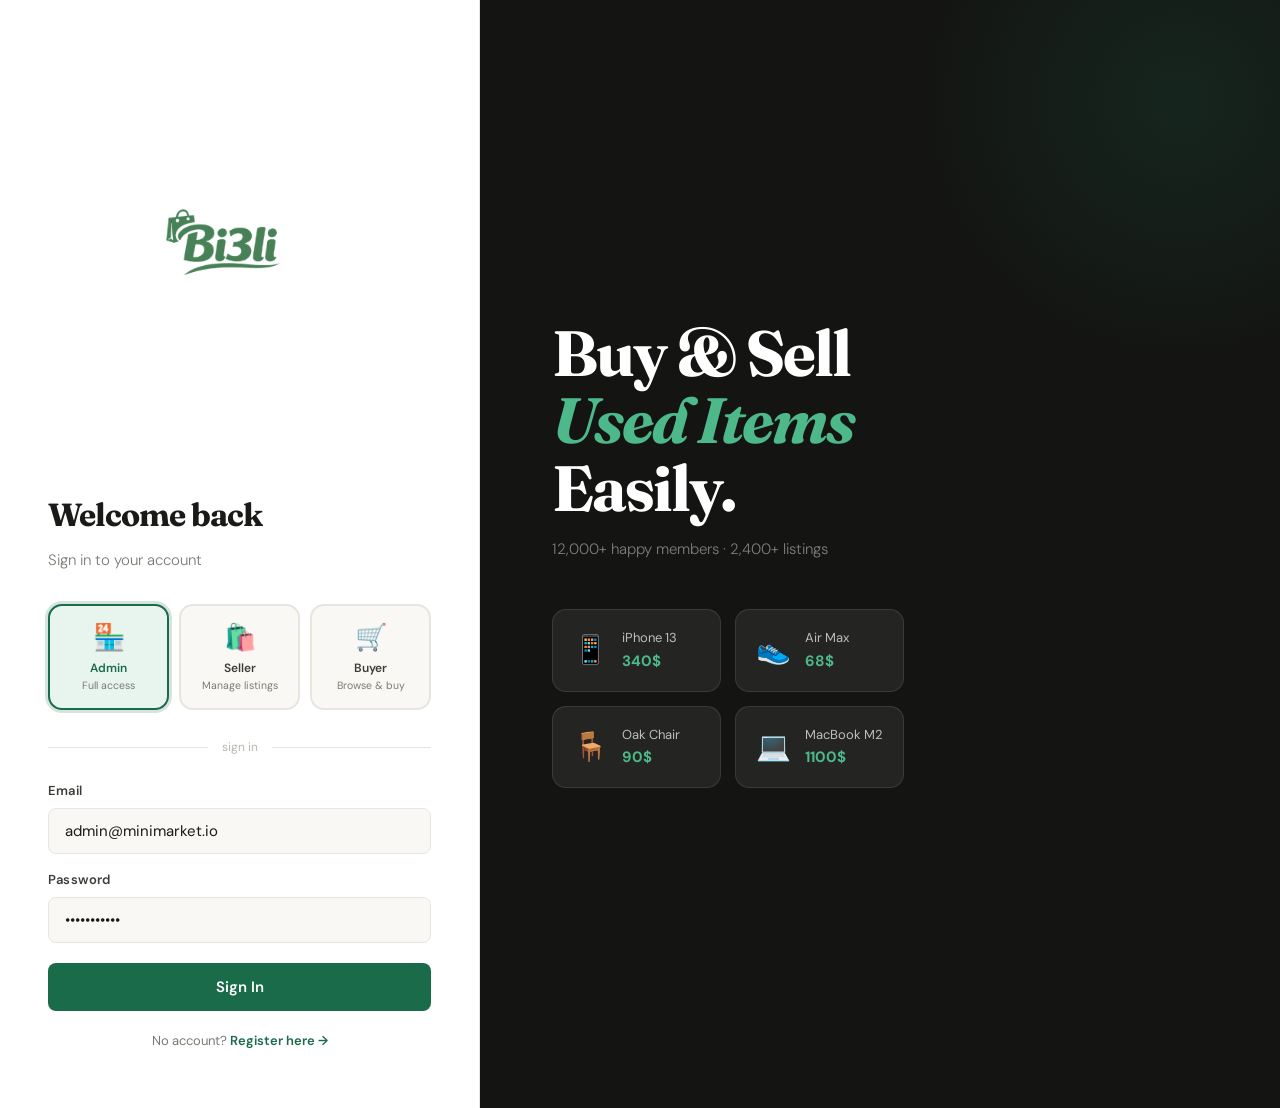
<file: main.html>
<!DOCTYPE html>
<html lang="en">
<head>
  <meta charset="UTF-8" />
  <meta name="viewport" content="width=device-width, initial-scale=1.0" />
  <title>Bi3li — Platform</title>
  <link rel="stylesheet" href="main.css" />
  <link rel="preconnect" href="https://fonts.googleapis.com" />
  <link rel="preconnect" href="https://fonts.gstatic.com" crossorigin />
  <link href="https://fonts.googleapis.com/css2?family=Fraunces:ital,opsz,wght@0,9..144,300;0,9..144,600;0,9..144,700;1,9..144,400&family=DM+Sans:opsz,wght@9..40,300;9..40,400;9..40,500;9..40,600&display=swap" rel="stylesheet" />
  <style>
    /* Extra styles for new features */
    .auth-gate { min-height: 100vh; display: grid; grid-template-columns: 480px 1fr; }
    @media (max-width:900px) { .auth-gate { grid-template-columns: 1fr; } .auth-visual { display:none; } }

    /* Field error animation */
    .field-error { animation: fadeIn 0.2s ease; }
    @keyframes fadeIn { from { opacity:0; transform:translateY(-4px); } to { opacity:1; transform:translateY(0); } }

    /* Pagination button hover */
    [data-pg]:hover { opacity: 0.8; }

    /* Sort headers */
    .sort-th { cursor: pointer; user-select: none; white-space: nowrap; }
    .sort-th:hover { color: var(--green); }
    .sort-arrow { font-style: normal; margin-left: 3px; }

    /* Profile hero responsive */
    @media (max-width:768px) {
      .profile-hero { flex-direction: column; }
      .profile-hero > div:last-child { flex-direction: row; justify-content: flex-start; }
    }

    /* Table responsive fix */
    .table-wrap { overflow-x: auto; -webkit-overflow-scrolling: touch; }

    /* Cat pills scroll on mobile */
    .cat-pills { overflow-x: auto; flex-wrap: nowrap; padding-bottom: 4px; }
    @media (min-width: 600px) { .cat-pills { flex-wrap: wrap; } }
  </style>
</head>
<body>

  <!-- ========== AUTH GATE ========== -->
  <div id="authGate" class="auth-gate">
    <!-- Auth card (login or register — rendered by JS) -->
    <div class="auth-card" id="authCard">
      <!-- Filled by renderAuthPage() -->
    </div>

    <!-- Visual panel (always shown on desktop) -->
    <div class="auth-visual">
      <div class="av-headline">
        <h1>Buy &amp; Sell<br/><em>Used Items</em><br/>Easily.</h1>
        <p>12,000+ happy members · 2,400+ listings</p>
      </div>
      <div class="av-cards">
        <div class="av-card">📱<span>iPhone 13<br/><b>340$</b></span></div>
        <div class="av-card">👟<span>Air Max<br/><b>68$</b></span></div>
        <div class="av-card">🪑<span>Oak Chair<br/><b>90$</b></span></div>
        <div class="av-card">💻<span>MacBook M2<br/><b>1100$</b></span></div>
      </div>
    </div>
  </div>

  <!-- ========== APP SHELL ========== -->
  <div id="appShell" class="app-shell hidden">
    <aside class="sidebar" id="sidebar">
      <div class="sidebar-header">
        <div class="sidebar-logo">
          <span class="logo-icon"><img src="LOGOBI3.png" alt="Bi3li Logo"   style="width:240px;height:240px;" /></span>
        </div>
        <button class="sidebar-close" id="sidebarClose">✕</button>
      </div>
      <div class="sidebar-user" id="sidebarUser"></div>
      <nav class="sidebar-nav" id="sidebarNav"></nav>
      <div class="sidebar-footer">
        <a href="index.html" class="btn btn-outline btn-sm" style="display:block;text-align:center;margin-bottom:8px;">← Public Store</a>
        <button class="signout-btn" id="signOutBtn">Sign Out</button>
      </div>
    </aside>

    <div class="app-body">
      <header class="topbar">
        <button class="topbar-menu" id="topbarMenu">☰</button>
        <div class="topbar-title" id="topbarTitle">Dashboard</div>
        <div class="topbar-actions" id="topbarActions"></div>
      </header>
      <main class="main-content" id="mainContent"></main>
    </div>
  </div>

  <!-- ========== MODAL ========== -->
  <div class="modal-overlay" id="modalOverlay">
    <div class="modal-box" id="modalBox">
      <button class="modal-close-btn" id="modalCloseBtn">✕</button>
      <div id="modalInner"></div>
    </div>
  </div>

  
  <!-- ========== TOAST ========== -->    
  <div class="toast-container" id="toastContainer"></div>

  <!-- Ani sgmt hadi  3ljl fichier jdid li criyitou 
  Dans main.html, remplacer <script src="data.js"> par <script src="api-client.js"> (Claude ) -->

  <script src="api-client.js"></script>
  <script src="app.js"></script>
</body>
</html>
</file>
<file: main.css>
/* =============================================
   MINI MARKET — Full Platform CSS
   Theme: Dark sidebar + cream content area
   Refined marketplace aesthetic
============================================= */

*, *::before, *::after { box-sizing: border-box; margin: 0; padding: 0; }

:root {
  --green:       #1a6b4a;
  --green-light: #2d8f64;
  --green-xlight:#e8f5ef;
  --green-glow:  rgba(26,107,74,0.18);
  --cream:       #faf8f4;
  --cream-dark:  #f2efe8;
  --white:       #ffffff;
  --ink:         #1a1a18;
  --ink-soft:    #3d3d38;
  --ink-muted:   #7a7a72;
  --ink-faint:   #b8b8b0;
  --border:      #e8e5de;
  --sidebar-bg:  #141412;
  --sidebar-text:#f0ede6;
  --sidebar-muted: rgba(240,237,230,0.45);
  --sidebar-hover: rgba(255,255,255,0.08);
  --sidebar-active:#1a6b4a;
  --red:         #e53935;
  --amber:       #f59e0b;
  --blue:        #3b82f6;
  --shadow-sm:   0 2px 8px rgba(26,26,24,0.07);
  --shadow-md:   0 8px 32px rgba(26,26,24,0.11);
  --shadow-lg:   0 24px 64px rgba(26,26,24,0.16);
  --r-sm:  8px;
  --r-md:  14px;
  --r-lg:  20px;
  --r-xl:  28px;
  --font-d: 'Fraunces', serif;
  --font-b: 'DM Sans', sans-serif;
  --ease:  0.26s cubic-bezier(0.4,0,0.2,1);
}

html { scroll-behavior: smooth; }
body { font-family: var(--font-b); background: var(--cream); color: var(--ink); line-height: 1.6; overflow-x: hidden; }
::-webkit-scrollbar { width: 5px; }
::-webkit-scrollbar-track { background: var(--cream-dark); }
::-webkit-scrollbar-thumb { background: var(--green); border-radius: 99px; }
.hidden { display: none !important; }

/* =============================================
   AUTH GATE
============================================= */
.auth-gate {
  min-height: 100vh;
  display: grid;
  grid-template-columns: 480px 1fr;
}

.auth-card {
  background: var(--white);
  padding: 56px 48px;
  display: flex;
  flex-direction: column;
  justify-content: center;
  border-right: 1px solid var(--border);
}

.auth-logo {
  display: flex; align-items: center; gap: 10px;
  margin-bottom: 40px;
}
.logo-icon { font-size: 22px; color: var(--green); }
.logo-text { font-family: var(--font-d); font-size: 22px; font-weight: 600; color: var(--ink); letter-spacing: -0.3px; }

.auth-title { font-family: var(--font-d); font-size: 32px; font-weight: 700; color: var(--ink); letter-spacing: -1px; margin-bottom: 8px; }
.auth-sub { font-size: 15px; color: var(--ink-muted); margin-bottom: 32px; font-weight: 300; }

.auth-roles { display: grid; grid-template-columns: 1fr 1fr 1fr; gap: 10px; margin-bottom: 28px; }

.role-btn {
  border: 2px solid var(--border);
  background: var(--cream);
  border-radius: var(--r-md);
  padding: 14px 10px;
  text-align: center;
  cursor: pointer;
  transition: var(--ease);
  font-family: var(--font-b);
}
.role-btn .role-emoji { font-size: 26px; display: block; margin-bottom: 6px; }
.role-btn .role-label { font-size: 12px; font-weight: 600; color: var(--ink-soft); display: block; }
.role-btn .role-desc  { font-size: 10.5px; color: var(--ink-muted); display: block; margin-top: 3px; line-height: 1.4; }
.role-btn:hover { border-color: var(--green); background: var(--green-xlight); }
.role-btn.selected { border-color: var(--green); background: var(--green-xlight); box-shadow: 0 0 0 3px var(--green-glow); }
.role-btn.selected .role-label { color: var(--green); }

.auth-divider { display: flex; align-items: center; gap: 14px; margin-bottom: 24px; }
.auth-divider::before, .auth-divider::after { content: ''; flex: 1; height: 1px; background: var(--border); }
.auth-divider span { font-size: 12px; color: var(--ink-faint); white-space: nowrap; }

.auth-form { display: flex; flex-direction: column; gap: 16px; }
.auth-field { display: flex; flex-direction: column; gap: 6px; }
.auth-field label { font-size: 13px; font-weight: 600; color: var(--ink-soft); letter-spacing: 0.2px; }
.auth-field input {
  font-family: var(--font-b); font-size: 15px; color: var(--ink);
  background: var(--cream); border: 1.5px solid var(--border);
  border-radius: var(--r-sm); padding: 12px 16px; outline: none; transition: var(--ease);
}
.auth-field input:focus { border-color: var(--green); background: var(--white); box-shadow: 0 0 0 3px var(--green-glow); }

.auth-btn {
  font-family: var(--font-b); font-size: 15px; font-weight: 600;
  color: var(--white); background: var(--green); border: none;
  padding: 14px; border-radius: var(--r-sm); cursor: pointer; transition: var(--ease); margin-top: 4px;
}
.auth-btn:hover { background: var(--green-light); transform: translateY(-1px); box-shadow: 0 6px 20px var(--green-glow); }

.auth-footer { font-size: 13px; color: var(--ink-muted); text-align: center; margin-top: 20px; }
.auth-footer a { color: var(--green); font-weight: 600; text-decoration: none; }

/* Auth visual panel */
.auth-visual {
  background: var(--sidebar-bg);
  display: flex; flex-direction: column; justify-content: center; align-items: flex-start;
  padding: 80px 72px;
  gap: 48px;
  position: relative; overflow: hidden;
}
.auth-visual::before {
  content: '';
  position: absolute; top: -200px; right: -200px;
  width: 600px; height: 600px;
  background: radial-gradient(circle, rgba(26,107,74,0.2) 0%, transparent 65%);
  pointer-events: none;
}
.av-headline h1 {
  font-family: var(--font-d);
  font-size: clamp(48px, 5vw, 72px);
  font-weight: 700; color: var(--white);
  letter-spacing: -2px; line-height: 1.05;
}
.av-headline h1 em { font-style: italic; color: #4db88a; }
.av-headline p { font-size: 15px; color: rgba(255,255,255,0.45); margin-top: 16px; font-weight: 300; }

.av-cards { display: grid; grid-template-columns: 1fr 1fr; gap: 14px; }
.av-card {
  background: rgba(255,255,255,0.07);
  border: 1px solid rgba(255,255,255,0.1);
  border-radius: var(--r-md);
  padding: 18px 20px;
  display: flex; align-items: center; gap: 14px;
  font-size: 28px;
  color: var(--white);
  transition: var(--ease);
}
.av-card:hover { background: rgba(255,255,255,0.12); transform: translateY(-3px); }
.av-card span { font-size: 13px; line-height: 1.6; color: rgba(255,255,255,0.7); }
.av-card span b { color: #4db88a; font-size: 15px; }

/* =============================================
   APP SHELL
============================================= */
.app-shell {
  display: grid;
  grid-template-columns: 260px 1fr;
  min-height: 100vh;
}

.app-body {
  display: flex; flex-direction: column;
  min-height: 100vh; overflow: hidden;
}

/* SIDEBAR */
.sidebar {
  background: var(--sidebar-bg);
  display: flex; flex-direction: column;
  position: sticky; top: 0; height: 100vh;
  overflow-y: auto;
  transition: var(--ease);
  z-index: 200;
}

.sidebar-header {
  display: flex; align-items: center; justify-content: space-between;
  padding: 24px 22px 20px;
  border-bottom: 1px solid rgba(255,255,255,0.07);
}
.sidebar-logo { display: flex; align-items: center; gap: 9px; }
.sidebar-logo .logo-icon { color: #4db88a; }
.sidebar-logo .logo-text { color: var(--sidebar-text); }
.sidebar-close { display: none; background: none; border: none; color: var(--sidebar-muted); cursor: pointer; font-size: 16px; }

.sidebar-user {
  padding: 20px 22px;
  border-bottom: 1px solid rgba(255,255,255,0.07);
}
.su-avatar { width: 40px; height: 40px; background: var(--green); border-radius: 50%; display: flex; align-items: center; justify-content: center; font-size: 18px; margin-bottom: 10px; }
.su-name { font-size: 14px; font-weight: 600; color: var(--sidebar-text); }
.su-role { font-size: 11px; color: var(--sidebar-muted); text-transform: uppercase; letter-spacing: 1px; margin-top: 2px; }
.su-badge { display: inline-block; font-size: 10px; font-weight: 700; color: #4db88a; background: rgba(77,184,138,0.15); border: 1px solid rgba(77,184,138,0.25); padding: 2px 8px; border-radius: 99px; margin-top: 6px; letter-spacing: 0.5px; }

.sidebar-nav { flex: 1; padding: 16px 12px; display: flex; flex-direction: column; gap: 2px; }
.nav-section-label { font-size: 10px; font-weight: 700; color: var(--sidebar-muted); text-transform: uppercase; letter-spacing: 1.5px; padding: 14px 10px 6px; }

.nav-item {
  display: flex; align-items: center; gap: 11px;
  padding: 10px 12px; border-radius: var(--r-sm);
  cursor: pointer; transition: var(--ease);
  color: var(--sidebar-muted); font-size: 14px; font-weight: 500;
  border: none; background: none; width: 100%; text-align: left;
}
.nav-item .ni-icon { font-size: 16px; width: 20px; text-align: center; }
.nav-item:hover { background: var(--sidebar-hover); color: var(--sidebar-text); }
.nav-item.active { background: rgba(26,107,74,0.25); color: #4db88a; font-weight: 600; }
.nav-item .ni-badge { margin-left: auto; font-size: 10px; font-weight: 700; background: var(--green); color: white; padding: 2px 7px; border-radius: 99px; }

.sidebar-footer {
  padding: 16px 12px;
  border-top: 1px solid rgba(255,255,255,0.07);
}
.signout-btn {
  width: 100%; padding: 10px 12px;
  background: none; border: 1px solid rgba(255,255,255,0.1);
  border-radius: var(--r-sm); color: var(--sidebar-muted);
  font-family: var(--font-b); font-size: 13px; cursor: pointer; transition: var(--ease);
}
.signout-btn:hover { background: rgba(229,57,53,0.12); color: #f87171; border-color: rgba(229,57,53,0.3); }

/* TOPBAR */
.topbar {
  height: 60px;
  background: var(--white);
  border-bottom: 1px solid var(--border);
  display: flex; align-items: center;
  padding: 0 28px; gap: 16px;
  position: sticky; top: 0; z-index: 100;
}
.topbar-menu { display: none; background: none; border: none; font-size: 20px; cursor: pointer; color: var(--ink-soft); padding: 4px; }
.topbar-title { font-family: var(--font-d); font-size: 20px; font-weight: 600; color: var(--ink); letter-spacing: -0.3px; flex: 1; }
.topbar-actions { display: flex; align-items: center; gap: 10px; }

/* MAIN CONTENT */
.main-content { flex: 1; padding: 32px 32px; overflow-y: auto; background: var(--cream); }

/* =============================================
   COMMON COMPONENTS
============================================= */

/* Page header */
.page-header { display: flex; align-items: flex-start; justify-content: space-between; margin-bottom: 32px; gap: 16px; flex-wrap: wrap; }
.page-header-left .page-eyebrow { font-size: 11px; font-weight: 700; color: var(--green); text-transform: uppercase; letter-spacing: 1.8px; margin-bottom: 6px; }
.page-header-left h1 { font-family: var(--font-d); font-size: 30px; font-weight: 700; color: var(--ink); letter-spacing: -0.8px; }
.page-header-left p { font-size: 14px; color: var(--ink-muted); margin-top: 4px; }

/* Buttons */
.btn { display: inline-flex; align-items: center; gap: 6px; font-family: var(--font-b); font-size: 13.5px; font-weight: 600; padding: 9px 18px; border-radius: var(--r-sm); border: none; cursor: pointer; transition: var(--ease); text-decoration: none; letter-spacing: 0.1px; }
.btn-green { background: var(--green); color: white; }
.btn-green:hover { background: var(--green-light); transform: translateY(-1px); box-shadow: 0 4px 14px var(--green-glow); }
.btn-outline { background: white; color: var(--ink-soft); border: 1.5px solid var(--border); }
.btn-outline:hover { border-color: var(--green); color: var(--green); background: var(--green-xlight); }
.btn-red { background: #fef2f2; color: var(--red); border: 1.5px solid #fecaca; }
.btn-red:hover { background: var(--red); color: white; }
.btn-sm { font-size: 12px; padding: 6px 13px; }
.btn-icon { width: 34px; height: 34px; padding: 0; display: inline-flex; align-items: center; justify-content: center; font-size: 15px; }

/* Cards */
.card { background: var(--white); border: 1.5px solid var(--border); border-radius: var(--r-lg); padding: 24px; }
.card-sm { padding: 18px; border-radius: var(--r-md); }

/* Stats grid */
.stats-grid { display: grid; grid-template-columns: repeat(4, 1fr); gap: 18px; margin-bottom: 28px; }
.stat-card {
  background: var(--white); border: 1.5px solid var(--border);
  border-radius: var(--r-lg); padding: 22px 24px;
  transition: var(--ease); position: relative; overflow: hidden;
}
.stat-card::after { content: ''; position: absolute; top: 0; left: 0; right: 0; height: 3px; background: var(--accent-color, var(--green)); border-radius: var(--r-lg) var(--r-lg) 0 0; }
.stat-card:hover { transform: translateY(-3px); box-shadow: var(--shadow-md); }
.sc-label { font-size: 12px; font-weight: 600; color: var(--ink-muted); text-transform: uppercase; letter-spacing: 1px; margin-bottom: 10px; }
.sc-value { font-family: var(--font-d); font-size: 32px; font-weight: 700; color: var(--ink); letter-spacing: -1px; line-height: 1; }
.sc-sub { font-size: 12px; color: var(--ink-muted); margin-top: 6px; }
.sc-icon { position: absolute; top: 20px; right: 20px; font-size: 28px; opacity: 0.15; }
.sc-trend { display: inline-flex; align-items: center; gap: 3px; font-size: 12px; font-weight: 600; padding: 3px 8px; border-radius: 99px; margin-top: 8px; }
.trend-up   { background: #ecfdf5; color: #059669; }
.trend-down { background: #fef2f2; color: var(--red); }

/* Tables */
.table-wrap { overflow-x: auto; }
table { width: 100%; border-collapse: collapse; }
thead th { text-align: left; font-size: 11px; font-weight: 700; color: var(--ink-muted); text-transform: uppercase; letter-spacing: 1px; padding: 12px 16px; border-bottom: 1.5px solid var(--border); background: var(--cream); }
tbody td { padding: 14px 16px; font-size: 14px; color: var(--ink-soft); border-bottom: 1px solid var(--border); vertical-align: middle; }
tbody tr:last-child td { border-bottom: none; }
tbody tr:hover td { background: var(--cream); }

/* Badges / Pills */
.pill { display: inline-flex; align-items: center; font-size: 11px; font-weight: 700; padding: 3px 10px; border-radius: 99px; letter-spacing: 0.4px; }
.pill-green  { background: #ecfdf5; color: #059669; }
.pill-amber  { background: #fffbeb; color: #d97706; }
.pill-blue   { background: #eff6ff; color: #2563eb; }
.pill-red    { background: #fef2f2; color: var(--red); }
.pill-gray   { background: var(--cream-dark); color: var(--ink-muted); }

/* Avatar */
.avatar { width: 36px; height: 36px; border-radius: 50%; background: var(--green-xlight); display: inline-flex; align-items: center; justify-content: center; font-size: 16px; flex-shrink: 0; }
.avatar-lg { width: 56px; height: 56px; font-size: 26px; }
.avatar-xl { width: 80px; height: 80px; font-size: 36px; }

/* Stars */
.stars { color: #f59e0b; font-size: 13px; letter-spacing: 1px; }

/* Form */
.form-grid { display: grid; grid-template-columns: 1fr 1fr; gap: 18px; }
.form-row { display: flex; flex-direction: column; gap: 6px; }
.form-row.full { grid-column: 1 / -1; }
.form-row label { font-size: 12.5px; font-weight: 600; color: var(--ink-soft); letter-spacing: 0.2px; }
.form-row input, .form-row select, .form-row textarea {
  font-family: var(--font-b); font-size: 14px; color: var(--ink);
  background: var(--cream); border: 1.5px solid var(--border);
  border-radius: var(--r-sm); padding: 10px 14px; outline: none; transition: var(--ease);
}
.form-row input:focus, .form-row select:focus, .form-row textarea:focus {
  border-color: var(--green); background: white; box-shadow: 0 0 0 3px var(--green-glow);
}
.form-row textarea { resize: vertical; min-height: 90px; }
.form-actions { display: flex; gap: 10px; margin-top: 8px; justify-content: flex-end; }

/* Search bar */
.search-bar {
  display: flex; align-items: center; gap: 10px; flex-wrap: wrap;
  background: white; border: 1.5px solid var(--border); border-radius: var(--r-md);
  padding: 10px 16px; margin-bottom: 22px;
}
.search-bar input {
  border: none; outline: none; font-family: var(--font-b); font-size: 14px;
  color: var(--ink); background: transparent; flex: 1; min-width: 140px;
}
.search-bar select {
  border: none; border-left: 1.5px solid var(--border); outline: none;
  font-family: var(--font-b); font-size: 13px; color: var(--ink-soft);
  background: transparent; padding: 0 8px; cursor: pointer;
}

/* Empty state */
.empty-state { text-align: center; padding: 60px 20px; color: var(--ink-muted); }
.empty-state .es-icon { font-size: 48px; margin-bottom: 16px; }
.empty-state h3 { font-family: var(--font-d); font-size: 20px; color: var(--ink-soft); margin-bottom: 8px; }
.empty-state p { font-size: 14px; }

/* Profile card */
.profile-hero {
  background: var(--white); border: 1.5px solid var(--border);
  border-radius: var(--r-xl); padding: 32px; margin-bottom: 24px;
  display: flex; align-items: flex-start; gap: 24px;
}
.ph-info { flex: 1; }
.ph-name { font-family: var(--font-d); font-size: 26px; font-weight: 700; color: var(--ink); letter-spacing: -0.5px; }
.ph-meta { font-size: 13.5px; color: var(--ink-muted); margin-top: 4px; }
.ph-bio { font-size: 14px; color: var(--ink-soft); margin-top: 12px; line-height: 1.7; font-weight: 300; }
.ph-stats { display: flex; gap: 28px; margin-top: 18px; flex-wrap: wrap; }
.ph-stat { display: flex; flex-direction: column; }
.ph-stat-val { font-family: var(--font-d); font-size: 22px; font-weight: 700; color: var(--ink); line-height: 1; }
.ph-stat-lbl { font-size: 11.5px; color: var(--ink-muted); margin-top: 2px; }
.ph-badge { display: inline-block; font-size: 11px; font-weight: 700; padding: 4px 12px; border-radius: 99px; margin-top: 10px; }
.badge-top    { background: linear-gradient(135deg,#f59e0b,#f97316); color: white; }
.badge-verify { background: var(--green-xlight); color: var(--green); border: 1px solid rgba(26,107,74,0.2); }
.badge-rising { background: #eff6ff; color: #2563eb; border: 1px solid #bfdbfe; }

/* Product grid (in dashboard) */
.products-grid { display: grid; grid-template-columns: repeat(auto-fill, minmax(210px, 1fr)); gap: 18px; }
.product-card {
  background: var(--white); border: 1.5px solid var(--border);
  border-radius: var(--r-lg); overflow: hidden; transition: var(--ease);
}
.product-card:hover { transform: translateY(-4px); box-shadow: var(--shadow-md); border-color: rgba(26,107,74,0.25); }
.pc-img { aspect-ratio: 1; background: var(--cream-dark); display: flex; align-items: center; justify-content: center; font-size: 56px; position: relative; }
.pc-body { padding: 14px 16px 16px; }
.pc-cat { font-size: 10.5px; font-weight: 700; color: var(--green); text-transform: uppercase; letter-spacing: 1px; margin-bottom: 4px; }
.pc-title { font-family: var(--font-d); font-size: 15px; font-weight: 600; color: var(--ink); margin-bottom: 4px; line-height: 1.3; }
.pc-cond { font-size: 12px; color: var(--ink-muted); margin-bottom: 12px; }
.pc-footer { display: flex; align-items: center; justify-content: space-between; }
.pc-price { font-family: var(--font-d); font-size: 20px; font-weight: 700; color: var(--ink); letter-spacing: -0.5px; }
.pc-actions { display: flex; gap: 6px; }

/* Chart */
.chart-wrap { position: relative; height: 160px; display: flex; align-items: flex-end; gap: 6px; padding-top: 10px; }
.chart-bar-group { flex: 1; display: flex; flex-direction: column; align-items: center; gap: 6px; }
.chart-bar {
  width: 100%; background: linear-gradient(180deg, var(--green-light), var(--green));
  border-radius: 4px 4px 0 0; transition: height 0.8s cubic-bezier(0.4,0,0.2,1);
  cursor: pointer; position: relative;
}
.chart-bar:hover { background: linear-gradient(180deg, #3da870, #1a6b4a); }
.chart-bar-tooltip {
  position: absolute; bottom: 100%; left: 50%; transform: translateX(-50%) translateY(-4px);
  background: var(--ink); color: white; font-size: 11px; font-weight: 600;
  padding: 4px 8px; border-radius: 6px; white-space: nowrap; pointer-events: none;
  opacity: 0; transition: opacity 0.2s;
}
.chart-bar:hover .chart-bar-tooltip { opacity: 1; }
.chart-label { font-size: 10px; color: var(--ink-muted); }

/* Activity feed */
.activity-item { display: flex; align-items: center; gap: 14px; padding: 12px 0; border-bottom: 1px solid var(--border); }
.activity-item:last-child { border-bottom: none; }
.ai-icon { width: 36px; height: 36px; border-radius: 50%; display: flex; align-items: center; justify-content: center; font-size: 15px; flex-shrink: 0; }
.ai-sale   { background: #ecfdf5; }
.ai-join   { background: #eff6ff; }
.ai-review { background: #fffbeb; }
.ai-text { flex: 1; font-size: 13.5px; color: var(--ink-soft); }
.ai-time { font-size: 11.5px; color: var(--ink-faint); }
.ai-amount { font-family: var(--font-d); font-size: 15px; font-weight: 700; color: var(--green); }

/* Review card */
.review-card { background: var(--cream); border-radius: var(--r-md); padding: 16px 18px; margin-bottom: 10px; }
.rc-header { display: flex; align-items: center; justify-content: space-between; margin-bottom: 8px; }
.rc-buyer { font-size: 13.5px; font-weight: 600; color: var(--ink); }
.rc-date  { font-size: 12px; color: var(--ink-muted); }
.rc-text  { font-size: 13.5px; color: var(--ink-soft); font-weight: 300; line-height: 1.6; }

/* Two-col layout */
.two-col { display: grid; grid-template-columns: 1fr 1fr; gap: 24px; }
.three-col { display: grid; grid-template-columns: 1fr 1fr 1fr; gap: 24px; }

/* Category bar */
.cat-bar { margin-bottom: 10px; }
.cat-bar-label { display: flex; justify-content: space-between; font-size: 12.5px; color: var(--ink-soft); margin-bottom: 5px; }
.cat-bar-track { height: 8px; background: var(--cream-dark); border-radius: 99px; overflow: hidden; }
.cat-bar-fill { height: 100%; background: linear-gradient(90deg, var(--green-light), var(--green)); border-radius: 99px; transition: width 1s ease; }

/* =============================================
   MODAL
============================================= */
.modal-overlay {
  position: fixed; inset: 0;
  background: rgba(20,20,18,0.6); backdrop-filter: blur(10px);
  z-index: 1000; display: flex; align-items: center; justify-content: center; padding: 20px;
  opacity: 0; visibility: hidden; transition: opacity 0.28s ease, visibility 0.28s ease;
}
.modal-overlay.open { opacity: 1; visibility: visible; }

.modal-box {
  background: var(--white); border-radius: var(--r-xl);
  max-width: 640px; width: 100%; position: relative;
  transform: translateY(20px) scale(0.97);
  transition: transform 0.35s cubic-bezier(0.34,1.4,0.64,1);
  overflow: hidden; max-height: 90vh; overflow-y: auto;
}
.modal-overlay.open .modal-box { transform: translateY(0) scale(1); }

.modal-close-btn {
  position: absolute; top: 16px; right: 16px; z-index: 10;
  width: 32px; height: 32px; background: var(--cream-dark); border: none;
  border-radius: 50%; font-size: 13px; cursor: pointer; transition: var(--ease);
  display: flex; align-items: center; justify-content: center; color: var(--ink-soft);
}
.modal-close-btn:hover { background: var(--ink); color: white; }

.modal-header { padding: 28px 32px 0; }
.modal-header h2 { font-family: var(--font-d); font-size: 24px; font-weight: 700; letter-spacing: -0.5px; }
.modal-header p { font-size: 14px; color: var(--ink-muted); margin-top: 4px; }
.modal-body-inner { padding: 24px 32px 32px; }

/* =============================================
   TOAST
============================================= */
.toast-container { position: fixed; bottom: 28px; right: 28px; z-index: 2000; display: flex; flex-direction: column; gap: 10px; }
.toast {
  background: var(--ink); color: white; font-size: 14px; font-weight: 500;
  padding: 12px 20px; border-radius: var(--r-md); box-shadow: var(--shadow-lg);
  display: flex; align-items: center; gap: 10px;
  animation: slideInToast 0.3s ease, fadeOutToast 0.4s ease 2.8s both;
  max-width: 320px;
}
.toast.toast-success { border-left: 3px solid #4db88a; }
.toast.toast-error   { border-left: 3px solid var(--red); }
.toast.toast-info    { border-left: 3px solid var(--blue); }

@keyframes slideInToast  { from { opacity: 0; transform: translateX(20px); } to { opacity: 1; transform: translateX(0); } }
@keyframes fadeOutToast  { from { opacity: 1; } to { opacity: 0; transform: translateX(20px); } }

/* =============================================
   STOREFONT (public-facing)
============================================= */
.storefront-hero {
  background: var(--sidebar-bg);
  border-radius: var(--r-xl); padding: 48px 52px;
  margin-bottom: 28px; position: relative; overflow: hidden;
}
.storefront-hero::before {
  content: ''; position: absolute; top: -150px; right: -150px;
  width: 500px; height: 500px;
  background: radial-gradient(circle, rgba(26,107,74,0.25) 0%, transparent 65%);
  pointer-events: none;
}
.sfh-eyebrow { font-size: 11px; font-weight: 700; color: #4db88a; text-transform: uppercase; letter-spacing: 2px; margin-bottom: 12px; }
.sfh-title { font-family: var(--font-d); font-size: 44px; font-weight: 700; color: white; letter-spacing: -1.5px; line-height: 1.08; margin-bottom: 14px; }
.sfh-title em { font-style: italic; color: #4db88a; }
.sfh-sub { font-size: 16px; color: rgba(255,255,255,0.5); font-weight: 300; margin-bottom: 28px; }
.sfh-actions { display: flex; gap: 12px; }
.sfh-btn-main { background: var(--green); color: white; padding: 12px 28px; border-radius: var(--r-md); font-size: 15px; font-weight: 600; border: none; cursor: pointer; transition: var(--ease); }
.sfh-btn-main:hover { background: var(--green-light); transform: translateY(-1px); }
.sfh-btn-ghost { background: rgba(255,255,255,0.08); color: rgba(255,255,255,0.7); padding: 12px 24px; border-radius: var(--r-md); font-size: 15px; font-weight: 500; border: 1px solid rgba(255,255,255,0.12); cursor: pointer; transition: var(--ease); }
.sfh-btn-ghost:hover { background: rgba(255,255,255,0.14); color: white; }

/* Category pills */
.cat-pills { display: flex; gap: 10px; flex-wrap: wrap; margin-bottom: 24px; }
.cat-pill { display: flex; align-items: center; gap: 7px; font-size: 13.5px; font-weight: 500; color: var(--ink-soft); background: var(--white); border: 1.5px solid var(--border); padding: 8px 16px; border-radius: 99px; cursor: pointer; transition: var(--ease); }
.cat-pill:hover, .cat-pill.active { background: var(--green); color: white; border-color: var(--green); }

/* =============================================
   ANIMATIONS
============================================= */
@keyframes fadeUp { from { opacity: 0; transform: translateY(20px); } to { opacity: 1; transform: translateY(0); } }
.anim-in { animation: fadeUp 0.45s ease both; }

/* =============================================
   RESPONSIVE
============================================= */
@media (max-width: 1100px) {
  .stats-grid { grid-template-columns: repeat(2, 1fr); }
  .three-col { grid-template-columns: 1fr 1fr; }
}

@media (max-width: 900px) {
  .auth-gate { grid-template-columns: 1fr; }
  .auth-visual { display: none; }
  .auth-card { padding: 40px 28px; }

  .app-shell { grid-template-columns: 1fr; }

  .sidebar {
    position: fixed; top: 0; left: -280px;
    width: 260px; height: 100vh;
    box-shadow: var(--shadow-lg);
    transition: left 0.3s ease;
  }
  .sidebar.open { left: 0; }
  .sidebar-close { display: flex; }
  .topbar-menu { display: block; }

  .main-content { padding: 20px 16px; }
  .two-col { grid-template-columns: 1fr; }
  .form-grid { grid-template-columns: 1fr; }
  .profile-hero { flex-direction: column; }
  .storefront-hero { padding: 28px; }
  .sfh-title { font-size: 30px; }
}

@media (max-width: 600px) {
  .stats-grid { grid-template-columns: 1fr 1fr; }
  .page-header { flex-direction: column; }
  .three-col { grid-template-columns: 1fr; }
  .products-grid { grid-template-columns: repeat(2, 1fr); }
  .ph-stats { gap: 18px; }
}

@media (max-width: 420px) {
  .products-grid { grid-template-columns: 1fr; }
  .auth-roles { grid-template-columns: 1fr; }
}
/* =============================================
   ENHANCEMENTS — Added for project completion
============================================= */

/* Auth field select */
.auth-field select {
  font-family: var(--font-b); font-size: 15px; color: var(--ink);
  background: var(--cream); border: 1.5px solid var(--border);
  border-radius: var(--r-sm); padding: 12px 16px; outline: none; transition: var(--ease);
  appearance: none; cursor: pointer;
}
.auth-field select:focus { border-color: var(--green); background: var(--white); box-shadow: 0 0 0 3px var(--green-glow); }

/* Field error state */
.field-error { color: #e53935; font-size: 12px; margin-top: 4px; font-weight: 500; animation: fadeIn 0.2s ease; }
@keyframes fadeIn { from { opacity:0; transform:translateY(-4px); } to { opacity:1; transform:translateY(0); } }

/* Sort table header */
.sort-th { cursor: pointer; user-select: none; }
.sort-th:hover { color: var(--green); }

/* Pagination */
#prodPagination [data-pg]:hover, #usersPagination [data-pg]:hover { opacity:0.8; }

/* Profile hero flex on mobile */
@media (max-width: 700px) {
  .profile-hero { flex-direction: column; align-items: flex-start; }
  .profile-hero > div:last-child { width: 100%; flex-direction: row; flex-wrap: wrap; }
  .ph-stats { gap: 16px; }
}

/* Storefront cat pills scrollable on mobile */
.cat-pills { overflow-x: auto; -webkit-overflow-scrolling: touch; scrollbar-width: none; }
.cat-pills::-webkit-scrollbar { display: none; }

/* Auth visual responsive */
@media (max-width: 900px) {
  .auth-visual { display: none; }
  .auth-gate { grid-template-columns: 1fr; }
}

/* Product card location line */
.pc-body .pc-location { font-size: 11px; color: var(--ink-muted); margin-bottom: 6px; }

/* Topbar actions gap fix on small screens */
@media (max-width: 480px) {
  .topbar-actions { gap: 6px; }
  .topbar-actions span { display: none; }
}
</file>
